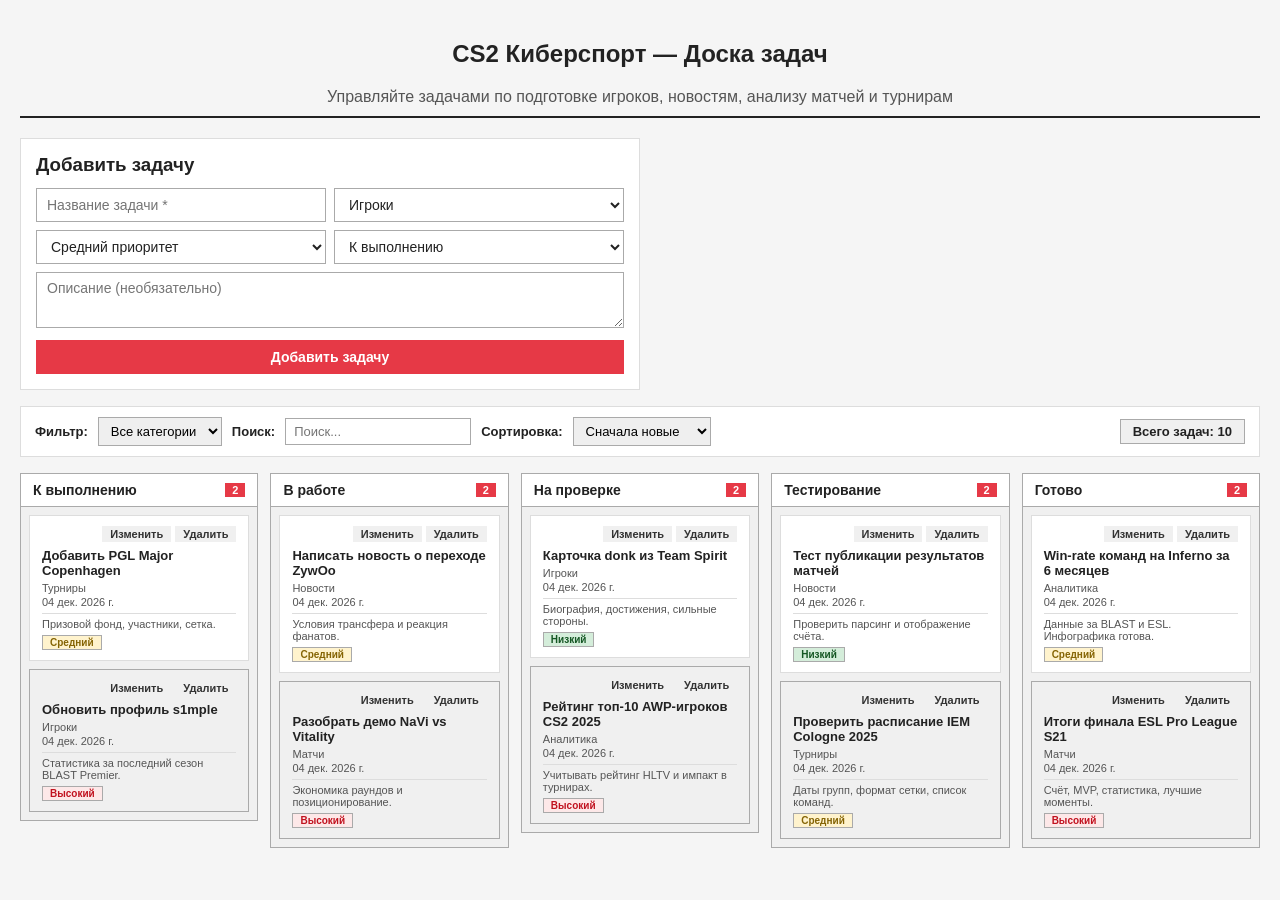
<file: DND/dnd.html>
<!DOCTYPE html>
<html lang="ru">
<head>
    <meta charset="UTF-8">
    <meta name="viewport" content="width=device-width, initial-scale=1.0">
    <title>CS2 Киберспорт — Доска задач</title>
    <link rel="stylesheet" href="style.css">
</head>
<body>

<header>
    <h2>CS2 Киберспорт — Доска задач</h2>
    <p>Управляйте задачами по подготовке игроков, новостям, анализу матчей и турнирам</p>
</header>

<div id="add-form">
    <h3>Добавить задачу</h3>
    <div class="form-row">
        <input type="text" id="inp-title" placeholder="Название задачи *" />
        <select id="inp-category">
            <option value="Игроки">Игроки</option>
            <option value="Турниры">Турниры</option>
            <option value="Матчи">Матчи</option>
            <option value="Новости">Новости</option>
            <option value="Аналитика">Аналитика</option>
            <option value="Другое">Другое</option>
        </select>
    </div>
    <div class="form-row">
        <select id="inp-priority">
            <option value="medium">Средний приоритет</option>
            <option value="high">Высокий приоритет</option>
            <option value="low">Низкий приоритет</option>
        </select>
        <select id="inp-col">
            <option value="todo">К выполнению</option>
            <option value="inprogress">В работе</option>
            <option value="review">На проверке</option>
            <option value="testing">Тестирование</option>
            <option value="done">Готово</option>
        </select>
    </div>
    <textarea id="inp-desc" placeholder="Описание (необязательно)"></textarea>
    <button onclick="addTask()">Добавить задачу</button>
</div>

<div id="controls">
    <label>Фильтр:</label>
    <select id="filter-cat" onchange="renderBoard()">
        <option value="">Все категории</option>
        <option value="Игроки">Игроки</option>
        <option value="Турниры">Турниры</option>
        <option value="Матчи">Матчи</option>
        <option value="Новости">Новости</option>
        <option value="Аналитика">Аналитика</option>
        <option value="Другое">Другое</option>
    </select>
    <label>Поиск:</label>
    <input type="text" id="filter-search" placeholder="Поиск..." oninput="renderBoard()" />
    <label>Сортировка:</label>
    <select id="sort-by" onchange="renderBoard()">
        <option value="date-desc">Сначала новые</option>
        <option value="date-asc">Сначала старые</option>
        <option value="priority">По приоритету</option>
        <option value="title">По названию</option>
    </select>
    <span id="total-counter">Всего задач: 0</span>
</div>

<div id="board">
    <div class="column" id="col-todo" ondragover="onDragOver(event)" ondragleave="onDragLeave(event)" ondrop="onDrop(event,'todo')">
        <div class="col-header"><h3>К выполнению</h3><span class="col-counter" id="cnt-todo">0</span></div>
        <div class="col-body" id="body-todo"></div>
    </div>
    <div class="column" id="col-inprogress" ondragover="onDragOver(event)" ondragleave="onDragLeave(event)" ondrop="onDrop(event,'inprogress')">
        <div class="col-header"><h3>В работе</h3><span class="col-counter" id="cnt-inprogress">0</span></div>
        <div class="col-body" id="body-inprogress"></div>
    </div>
    <div class="column" id="col-review" ondragover="onDragOver(event)" ondragleave="onDragLeave(event)" ondrop="onDrop(event,'review')">
        <div class="col-header"><h3>На проверке</h3><span class="col-counter" id="cnt-review">0</span></div>
        <div class="col-body" id="body-review"></div>
    </div>
    <div class="column" id="col-testing" ondragover="onDragOver(event)" ondragleave="onDragLeave(event)" ondrop="onDrop(event,'testing')">
        <div class="col-header"><h3>Тестирование</h3><span class="col-counter" id="cnt-testing">0</span></div>
        <div class="col-body" id="body-testing"></div>
    </div>
    <div class="column" id="col-done" ondragover="onDragOver(event)" ondragleave="onDragLeave(event)" ondrop="onDrop(event,'done')">
        <div class="col-header"><h3>Готово</h3><span class="col-counter" id="cnt-done">0</span></div>
        <div class="col-body" id="body-done"></div>
    </div>
</div>

<div id="modal-overlay">
    <div id="modal">
        <h3>Редактировать задачу</h3>
        <input type="text" id="m-title" placeholder="Название *" />
        <select id="m-category">
            <option value="Игроки">Игроки</option>
            <option value="Турниры">Турниры</option>
            <option value="Матчи">Матчи</option>
            <option value="Новости">Новости</option>
            <option value="Аналитика">Аналитика</option>
            <option value="Другое">Другое</option>
        </select>
        <select id="m-priority">
            <option value="medium">Средний</option>
            <option value="high">Высокий</option>
            <option value="low">Низкий</option>
        </select>
        <select id="m-col">
            <option value="todo">К выполнению</option>
            <option value="inprogress">В работе</option>
            <option value="review">На проверке</option>
            <option value="testing">Тестирование</option>
            <option value="done">Готово</option>
        </select>
        <textarea id="m-desc" placeholder="Описание"></textarea>
        <div class="modal-btns">
            <button id="modal-save" onclick="saveEdit()">Сохранить</button>
            <button id="modal-cancel" onclick="closeModal()">Отмена</button>
        </div>
    </div>
</div>

<div id="notification" class="highlight"></div>
<script src="script.js"></script>
</body>
</html>
</file>
<file: DND/style.css>
*, *::before, *::after { box-sizing: border-box; }
body { font-family: Arial, sans-serif; background: #f5f5f5; margin: 0; padding: 20px; color: #222; }

header { text-align: center; margin-bottom: 20px; border-bottom: 2px solid #222; padding-bottom: 10px; }
header p { color: #555; margin: 6px 0 0; }

#add-form { background: white; border: 1px solid #ddd; padding: 15px; margin-bottom: 16px; max-width: 620px; }
#add-form h3 { margin: 0 0 12px; }
.form-row { display: flex; gap: 8px; flex-wrap: wrap; margin-bottom: 8px; }
.form-row input, .form-row select { flex: 1 1 160px; }
.form-row input, .form-row select, #add-form textarea, #add-form button, #modal input, #modal select, #modal textarea { font-family: Arial, sans-serif; font-size: 14px; padding: 7px 10px; border: 1px solid #aaa; background: white; color: #222; }
#add-form textarea { width: 100%; resize: vertical; min-height: 56px; margin-bottom: 8px; }
#add-form button { width: 100%; background: #e63946; color: white; border: none; cursor: pointer; font-weight: bold; padding: 9px; }
#add-form button:hover { background: #c1121f; }

#controls { display: flex; flex-wrap: wrap; gap: 10px; align-items: center; margin-bottom: 16px; background: white; border: 1px solid #ddd; padding: 10px 14px; }
#controls label { font-weight: bold; font-size: 13px; }
#controls select, #controls input { padding: 5px 8px; border: 1px solid #aaa; font-size: 13px; }
#total-counter { margin-left: auto; font-weight: bold; background: #f0f0f0; border: 1px solid #aaa; padding: 4px 12px; font-size: 13px; }

#board { display: flex; gap: 12px; align-items: flex-start; overflow-x: auto; padding-bottom: 16px; }
.column { flex: 1 1 200px; min-width: 200px; background: #f0f0f0; border: 1px solid #aaa; display: flex; flex-direction: column; }
.column.drag-over { border-color: #e63946; background: #fde8e8; }
.col-header { display: flex; justify-content: space-between; align-items: center; padding: 8px 12px; border-bottom: 1px solid #aaa; background: white; }
.col-header h3 { margin: 0; font-size: 14px; }
.col-counter { background: #e63946; color: white; font-size: 11px; font-weight: bold; padding: 1px 7px; min-width: 20px; text-align: center; }
.col-body { padding: 8px; min-height: 100px; display: flex; flex-direction: column; gap: 8px; flex: 1; }

.task-card { background: white; border: 1px solid #ddd; padding: 10px 12px; cursor: grab; user-select: none; transition: opacity 0.2s, transform 0.15s; }
.task-card:hover { border-color: #e63946; }
.task-card.dragging { opacity: 0.4; transform: rotate(2deg) scale(1.02); }
.card-alt { background: #f0f0f0; border: 1px solid #aaa; }
.task-actions { display: flex; gap: 4px; justify-content: flex-end; margin-bottom: 6px; }
.task-actions button { font-size: 11px; font-weight: bold; padding: 2px 8px; border: none; cursor: pointer; background: #f0f0f0; color: #333; }
.task-actions button:hover { background: #e63946; color: white; }
.task-title { font-weight: bold; font-size: 13px; margin-bottom: 4px; }
.task-meta { font-size: 11px; color: #555; margin-bottom: 2px; }
.task-desc { font-size: 11px; color: #555; margin-top: 5px; border-top: 1px solid #ddd; padding-top: 4px; }
.task-priority { display: inline-block; font-size: 10px; font-weight: bold; padding: 1px 7px; margin-top: 5px; border: 1px solid #aaa; }
.p-high { background: #fde8e8; color: #c1121f; }
.p-medium { background: #fff3cd; color: #856404; }
.p-low { background: #d4edda; color: #155724; }
.empty-col { text-align: center; color: #999; font-style: italic; font-size: 12px; padding: 20px 0; }

#modal-overlay { display: none; position: fixed; inset: 0; background: rgba(0,0,0,0.4); z-index: 999; align-items: center; justify-content: center; }
#modal-overlay.open { display: flex; }
#modal { background: white; border: 2px solid #222; padding: 24px; width: 400px; max-width: 95vw; }
#modal h3 { margin: 0 0 14px; }
#modal input, #modal select, #modal textarea { width: 100%; display: block; margin-bottom: 10px; }
#modal textarea { resize: vertical; min-height: 56px; }
.modal-btns { display: flex; gap: 8px; }
.modal-btns button { flex: 1; padding: 9px; border: none; font-weight: bold; cursor: pointer; font-size: 14px; }
#modal-save { background: #e63946; color: white; }
#modal-save:hover { background: #c1121f; }
#modal-cancel { background: #f0f0f0; color: #333; border: 1px solid #aaa; }

.highlight { background: #e63946; color: white; padding: 10px 20px; font-weight: bold; font-size: 14px; position: fixed; bottom: 20px; right: 20px; transform: translateY(80px); opacity: 0; transition: transform 0.3s, opacity 0.3s; z-index: 1000; }
.highlight.show { transform: translateY(0); opacity: 1; }
.highlight.error { background: #c1121f; }
</file>
